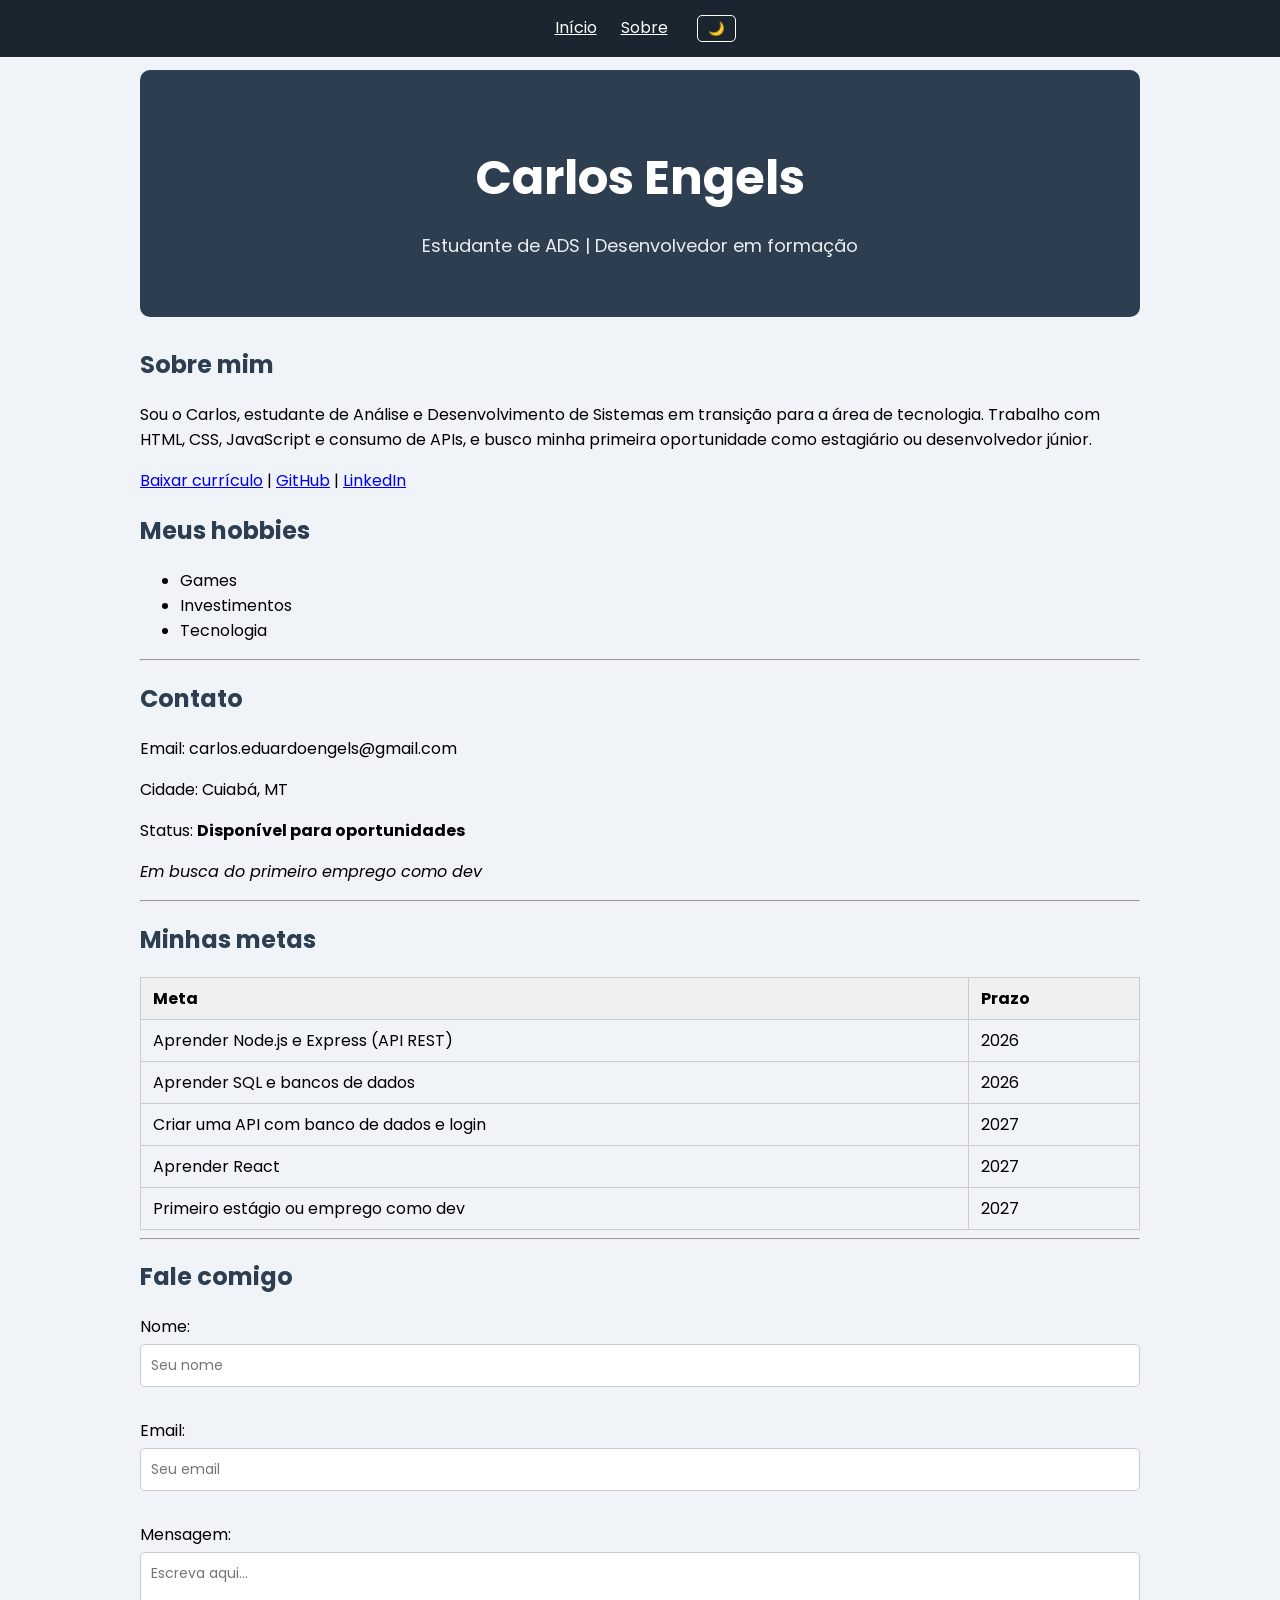
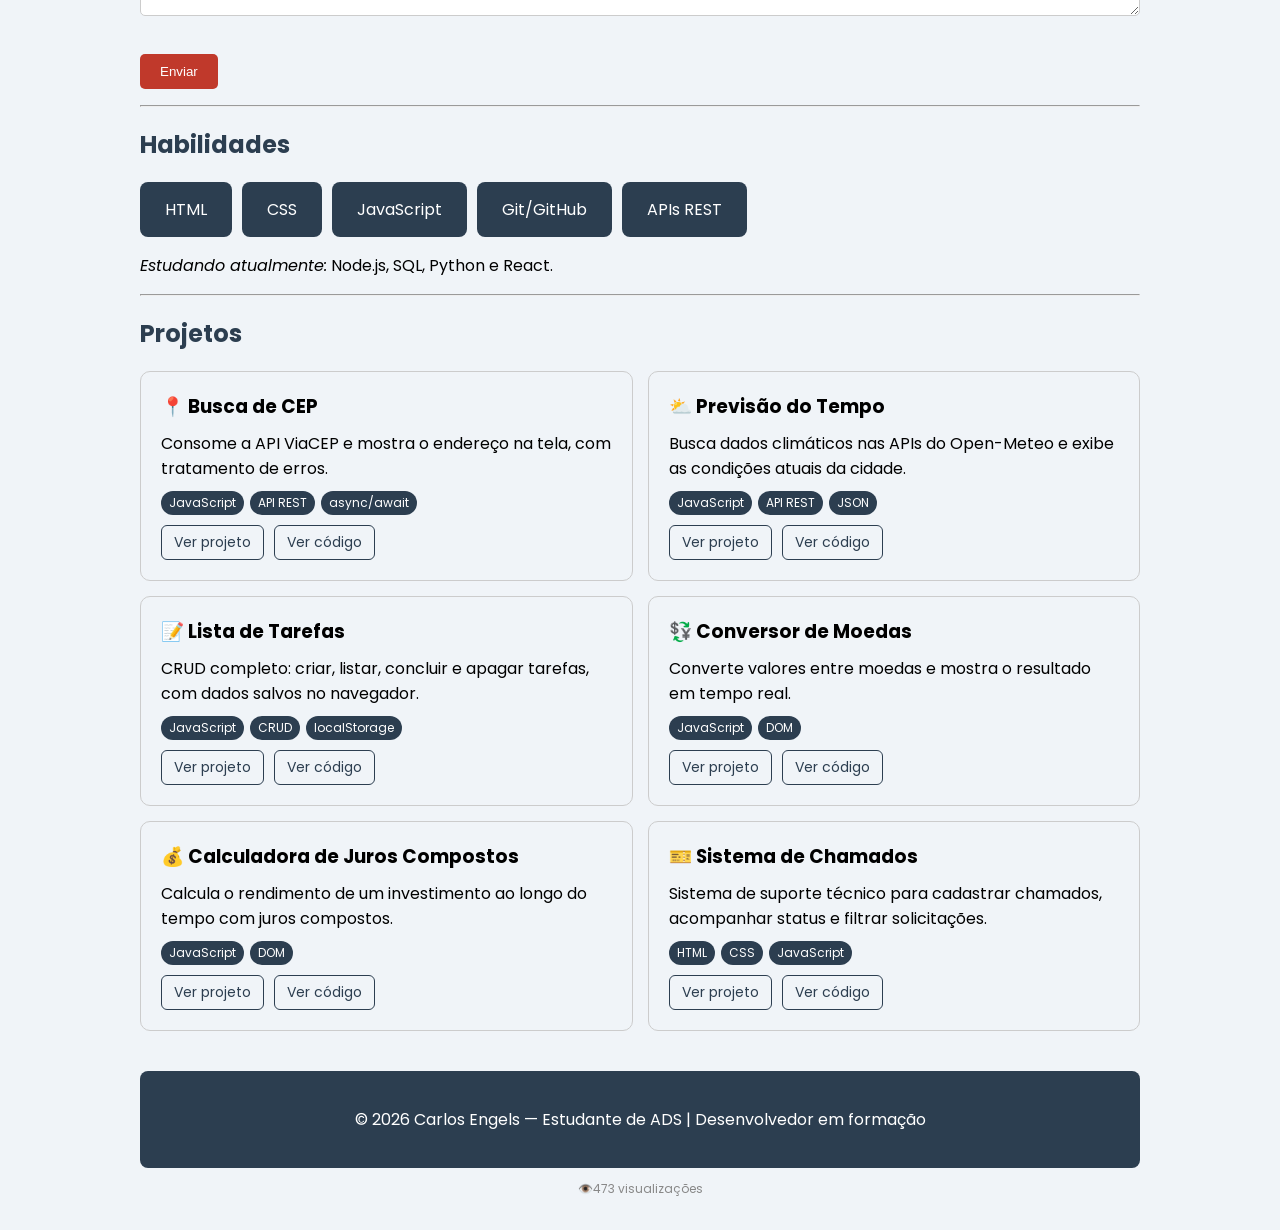
<file: index.html>
<!DOCTYPE html>
<html lang="pt-BR">
<head>
    <link href="https://fonts.googleapis.com/css2?family=Poppins:wght@400;700&display=swap" rel="stylesheet">
    <meta charset="UTF-8">
    <meta name="viewport" content="width=device-width, initial-scale=1.0">
    <title>Carlos Engels | Estudante de ADS</title>
    <link rel="icon" href="https://fav.farm/" />
    <link rel="stylesheet" href="style.css">
</head>
<body>
    <nav style="background-color: #1a252f; padding: 15px; text-align: center;">
        <a href="index.html" style="color: white; margin: 0 10px;">Início</a>
        <a href="sobre.html" style="color: white; margin: 0 10px;">Sobre</a>
        <button onclick="alternarTema()" id="botaoTema" style="background: none; border: 1px solid white; color: white; padding: 5px 10px; border-radius: 5px; cursor: pointer; margin-left: 15px;">🌙</button>
    </nav>

    <div class="header" style="background-color: #2c3e50; color: white; text-align: center; padding: 40px; border-radius: 10px;">
        <h1 style="color: white; cursor: pointer;" onclick="mudarCor()">Carlos Engels</h1>
        <p>Estudante de ADS | Desenvolvedor em formação</p>
    </div>

    <section id="sobre">
        <h2>Sobre mim</h2>
        <p>
            Sou o Carlos, estudante de Análise e Desenvolvimento de Sistemas
            em transição para a área de tecnologia. Trabalho com HTML, CSS, JavaScript
            e consumo de APIs, e busco minha primeira oportunidade como estagiário
            ou desenvolvedor júnior.
        </p>
        <p>
            <a href="curriculo.pdf" download>Baixar currículo</a> |
            <a href="https://github.com/carloseduardoengels-cyber" target="_blank" rel="noopener">GitHub</a> |
            <a href="https://linkedin.com/in/carlos-eduardo-389612240" target="_blank" rel="noopener">LinkedIn</a>
        </p>
    </section>

    <h2>Meus hobbies</h2>
    <ul>
        <li>Games</li>
        <li>Investimentos</li>
        <li>Tecnologia</li>
    </ul>
    <hr>

    <h2>Contato</h2>
    <p>Email: carlos.eduardoengels@gmail.com</p>
    <p>Cidade: Cuiabá, MT</p>
    <p>Status: <strong>Disponível para oportunidades</strong></p>
    <p><em>Em busca do primeiro emprego como dev</em></p>
    <hr>

    <h2>Minhas metas</h2>
    <table border="1">
        <tr>
            <th>Meta</th>
            <th>Prazo</th>
        </tr>
        <tr>
            <td>Aprender Node.js e Express (API REST)</td>
            <td>2026</td>
        </tr>
        <tr>
            <td>Aprender SQL e bancos de dados</td>
            <td>2026</td>
        </tr>
        <tr>
            <td>Criar uma API com banco de dados e login</td>
            <td>2027</td>
        </tr>
        <tr>
            <td>Aprender React</td>
            <td>2027</td>
        </tr>
        <tr>
            <td>Primeiro estágio ou emprego como dev</td>
            <td>2027</td>
        </tr>
    </table>
    <hr>

    <h2>Fale comigo</h2>
    <form action="https://formspree.io/f/mnjyyraa" method="POST">
        <p>Nome: <input type="text" name="nome" placeholder="Seu nome" required></p>
        <p>Email: <input type="email" name="email" placeholder="Seu email" required></p>
        <p>Mensagem: <textarea name="mensagem" placeholder="Escreva aqui..." required></textarea></p>
        <p><button>Enviar</button></p>
    </form>
    <hr>

    <h2>Habilidades</h2>
    <div class="cards">
        <div class="card">HTML</div>
        <div class="card">CSS</div>
        <div class="card">JavaScript</div>
        <div class="card">Git/GitHub</div>
        <div class="card">APIs REST</div>
    </div>
    <p><em>Estudando atualmente:</em> Node.js, SQL, Python e React.</p>
    <hr>

    <h2>Projetos</h2>
    <div class="grid">
        <div class="card-projeto">
            <h3>📍 Busca de CEP</h3>
            <p>Consome a API ViaCEP e mostra o endereço na tela, com tratamento de erros.</p>
            <div class="tags">
                <span>JavaScript</span><span>API REST</span><span>async/await</span>
            </div>
            <div class="botoes">
                <a href="projeto-cep.html">Ver projeto</a>
                <a href="https://github.com/carloseduardoengels-cyber/Semana-01/blob/master/cep.js" target="_blank" rel="noopener">Ver código</a>
            </div>
        </div>

        <div class="card-projeto">
            <h3>⛅ Previsão do Tempo</h3>
            <p>Busca dados climáticos nas APIs do Open-Meteo e exibe as condições atuais da cidade.</p>
            <div class="tags">
                <span>JavaScript</span><span>API REST</span><span>JSON</span>
            </div>
            <div class="botoes">
                <a href="projeto-tempo.html">Ver projeto</a>
                <a href="https://github.com/carloseduardoengels-cyber/Semana-01/blob/master/tempo.js" target="_blank" rel="noopener">Ver código</a>
            </div>
        </div>

        <div class="card-projeto">
            <h3>📝 Lista de Tarefas</h3>
            <p>CRUD completo: criar, listar, concluir e apagar tarefas, com dados salvos no navegador.</p>
            <div class="tags">
                <span>JavaScript</span><span>CRUD</span><span>localStorage</span>
            </div>
            <div class="botoes">
                <a href="projeto-tarefas.html">Ver projeto</a>
                <a href="https://github.com/carloseduardoengels-cyber/Semana-01/blob/master/tarefas.js" target="_blank" rel="noopener">Ver código</a>
            </div>
        </div>

        <div class="card-projeto">
            <h3>💱 Conversor de Moedas</h3>
            <p>Converte valores entre moedas e mostra o resultado em tempo real.</p>
            <div class="tags">
                <span>JavaScript</span><span>DOM</span>
            </div>

            <div class="botoes">
                <a href="projeto-conversor.html">Ver projeto</a>
                <a href="https://github.com/carloseduardoengels-cyber/Semana-01/blob/master/conversor.js" target="_blank" rel="noopener">Ver código</a>
            </div>
        </div>

        <div class="card-projeto">
            <h3>💰 Calculadora de Juros Compostos</h3>
            <p>Calcula o rendimento de um investimento ao longo do tempo com juros compostos.</p>
            <div class="tags">
                <span>JavaScript</span><span>DOM</span>
            </div>
            <div class="botoes">
                <a href="projeto-calculadora.html">Ver projeto</a>
                <a href="https://github.com/carloseduardoengels-cyber/Semana-01/blob/master/calculadora.js" target="_blank" rel="noopener">Ver código</a>
            </div>
        </div>
        <div class="card-projeto">
  <h3>🎫 Sistema de Chamados</h3>
  <p>Sistema de suporte técnico para cadastrar chamados, acompanhar status e filtrar solicitações.</p>
  <div class="tags">
    <span>HTML</span>
    <span>CSS</span>
    <span>JavaScript</span>
  </div>
<div class="botoes">
  <a href="sistema-chamados/index.html">Ver projeto</a>
  <a href="https://github.com/carloseduardoengels-cyber/Semana-01/tree/master/sistema-chamados"
     target="_blank"
     rel="noopener noreferrer">Ver código</a>
</div>

  </div>
</div>
    </div>

    <footer>
        <p>© 2026 Carlos Engels — Estudante de ADS | Desenvolvedor em formação</p>
    </footer>
    <p id="visitas" style="text-align: center; color: #888; font-size: 12px;"></p>
    <script src="index.js"></script>
</body>
</html>
</file>
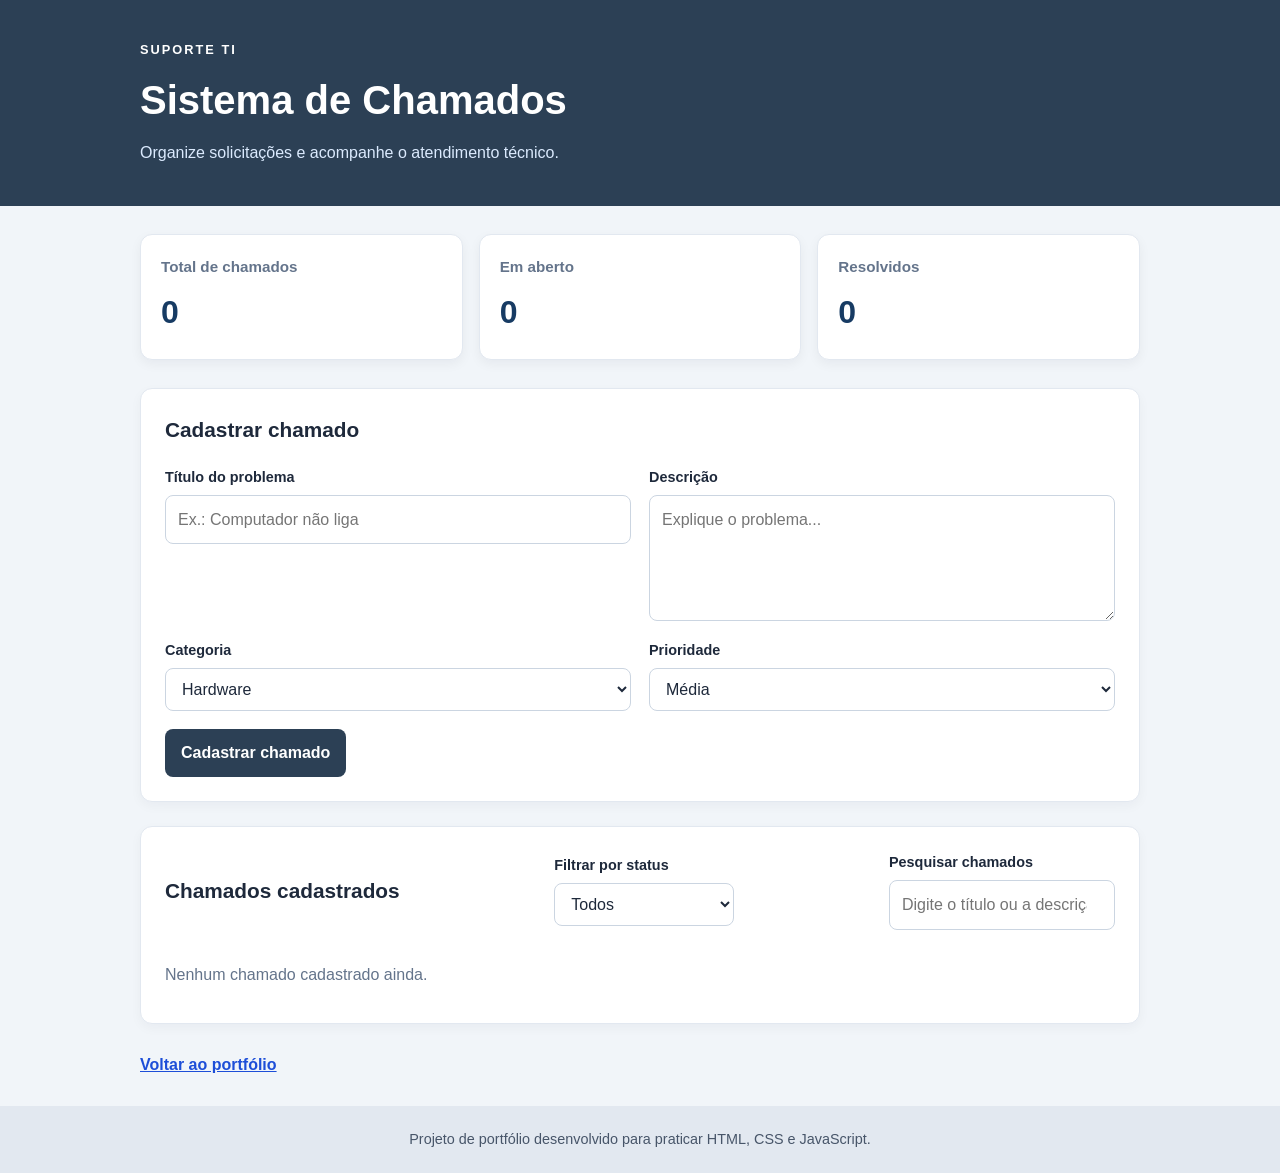
<file: sistema-chamados/index.html>
<!DOCTYPE html>
<html lang="pt-BR">
<head>
  <meta charset="UTF-8">
  <meta name="viewport" content="width=device-width, initial-scale=1.0">
  <meta name="description" content="Sistema de chamados de suporte técnico.">
  <title>Sistema de Chamados | Meu Portfólio</title>
  <link rel="stylesheet" href="style.css">
  <script src="script.js" defer></script>
</head>
<body>
  <header class="cabecalho">
    <div class="container">
      <p class="identidade">SUPORTE TI</p>
      <h1>Sistema de Chamados</h1>
      <p>Organize solicitações e acompanhe o atendimento técnico.</p>
    </div>
  </header>

  <main class="container">
    <section class="resumo" aria-label="Resumo dos chamados">
      <article class="cartao-resumo">
        <h2>Total de chamados</h2>
        <p id="totalChamados">0</p>
      </article>

      <article class="cartao-resumo">
        <h2>Em aberto</h2>
        <p id="chamadosAbertos">0</p>
      </article>

      <article class="cartao-resumo">
        <h2>Resolvidos</h2>
        <p id="chamadosResolvidos">0</p>
      </article>
    </section>

    <section class="painel" aria-labelledby="tituloFormulario">
      <h2 id="tituloFormulario">Cadastrar chamado</h2>

      <form id="formChamado">
        <div class="campo">
          <label for="titulo">Título do problema</label>
          <input
            type="text"
            id="titulo"
            name="titulo"
            placeholder="Ex.: Computador não liga"
            maxlength="100"
            required
          >
        </div>

        <div class="campo">
          <label for="descricao">Descrição</label>
          <textarea
            id="descricao"
            name="descricao"
            placeholder="Explique o problema..."
            rows="4"
            maxlength="1000"
            required
          ></textarea>
        </div>

        <div class="campo">
          <label for="categoria">Categoria</label>
          <select id="categoria" name="categoria" required>
            <option value="Hardware">Hardware</option>
            <option value="Software">Software</option>
            <option value="Rede">Rede / Internet</option>
            <option value="Acesso">Acesso / Senha</option>
            <option value="Outro">Outro</option>
          </select>
        </div>

        <div class="campo">
          <label for="prioridade">Prioridade</label>
          <select id="prioridade" name="prioridade" required>
            <option value="Baixa">Baixa</option>
            <option value="Média" selected>Média</option>
            <option value="Alta">Alta</option>
          </select>
        </div>

        <button type="submit">Cadastrar chamado</button>
      </form>
    </section>

    <section class="painel" aria-labelledby="tituloLista">
      <div class="topo-lista">
        <h2 id="tituloLista">Chamados cadastrados</h2>

        <div class="campo campo-filtro">
          <label for="filtroStatus">Filtrar por status</label>
          <select id="filtroStatus">
            <option value="Todos">Todos</option>
            <option value="Aberto">Em aberto</option>
            <option value="Resolvido">Resolvidos</option>
          </select>
        </div>

        <div class="campo campo-filtro">
  <label for="pesquisaChamados">Pesquisar chamados</label>
  <input
    type="search"
    id="pesquisaChamados"
    placeholder="Digite o título ou a descrição..."
  >
</div>
      </div>

      <p id="mensagemVazia">Nenhum chamado cadastrado ainda.</p>
      <div id="listaChamados" class="lista-chamados"></div>
    </section>

    <p class="voltar">
      <a href="../index.html">Voltar ao portfólio</a>
    </p>
  </main>

  <footer class="rodape">
    <p>Projeto de portfólio desenvolvido para praticar HTML, CSS e JavaScript.</p>
  </footer>
</body>
</html>
</file>
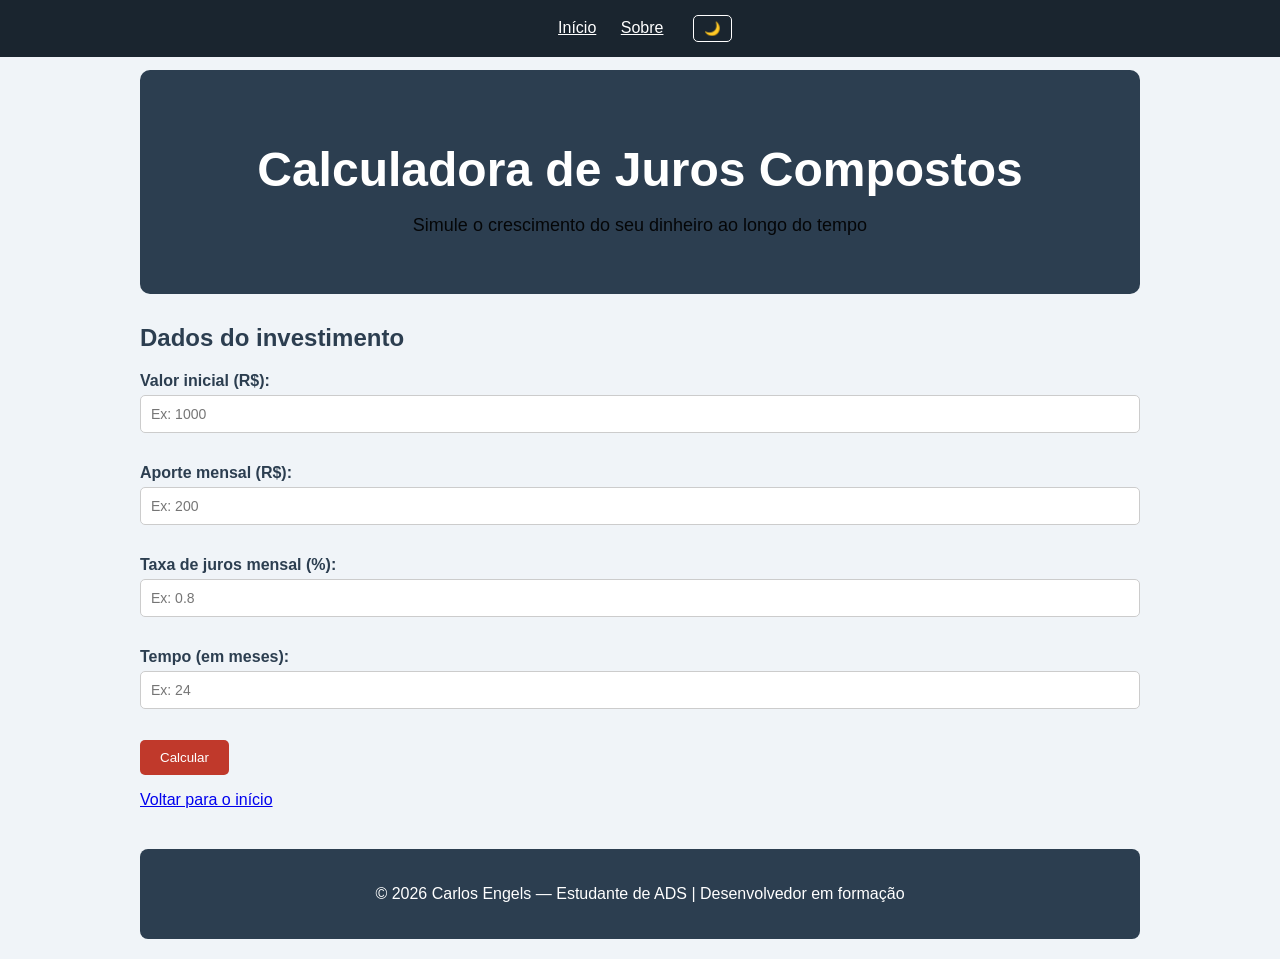
<file: calculadora.html>
<!DOCTYPE html>
<html lang="pt-BR">
<head>
    <meta charset="UTF-8">
    <meta name="viewport" content="width=device-width, initial-scale=1.0">
    <title>Calculadora de Juros Compostos | Carlos Engels</title>
    <link rel="stylesheet" href="style.css">
</head>
<body>
    <nav style="background-color: #1a252f; padding: 15px; text-align: center;">
        <a href="index.html" style="color: white; margin: 0 10px;">Início</a>
        <a href="sobre.html" style="color: white; margin: 0 10px;">Sobre</a>
        <button onclick="alternarTema()" id="botaoTema" style="background: none; border: 1px solid white; padding: 5px 10px; border-radius: 5px; cursor: pointer; margin-left: 15px;">🌙</button>
    </nav>

    <div class="header">
        <h1>Calculadora de Juros Compostos</h1>
        <p>Simule o crescimento do seu dinheiro ao longo do tempo</p>
    </div>

    <h2>Dados do investimento</h2>
    <form>
        <p><label for="valorInicial">Valor inicial (R$):</label> <input type="number" id="valorInicial" placeholder="Ex: 1000" min="0" step="0.01" required></p>
        <p><label for="aporteMensal">Aporte mensal (R$):</label> <input type="number" id="aporteMensal" placeholder="Ex: 200" min="0" step="0.01" required></p>
        <p><label for="taxaJuros">Taxa de juros mensal (%):</label> <input type="number" id="taxaJuros" placeholder="Ex: 0.8" min="0" step="0.01" required></p>
        <p><label for="tempoMeses">Tempo (em meses):</label> <input type="number" id="tempoMeses" placeholder="Ex: 24" min="1" step="1" required></p>
        <p><button type="button" onclick="calcular()">Calcular</button></p>
    </form>

    <div id="resultado" style="display: none; margin-top: 20px; background-color: #2c3e50; color: white; padding: 15px 25px; border-radius: 8px;">
        <p id="textoResultado"></p>
    </div>

    <a href="index.html">Voltar para o início</a>

    <footer>
        <p>© 2026 Carlos Engels — Estudante de ADS | Desenvolvedor em formação</p>
    </footer>
<script src="index.js"></script>
    <script src="calculadora.js"></script>
</body>
</html>
</file>
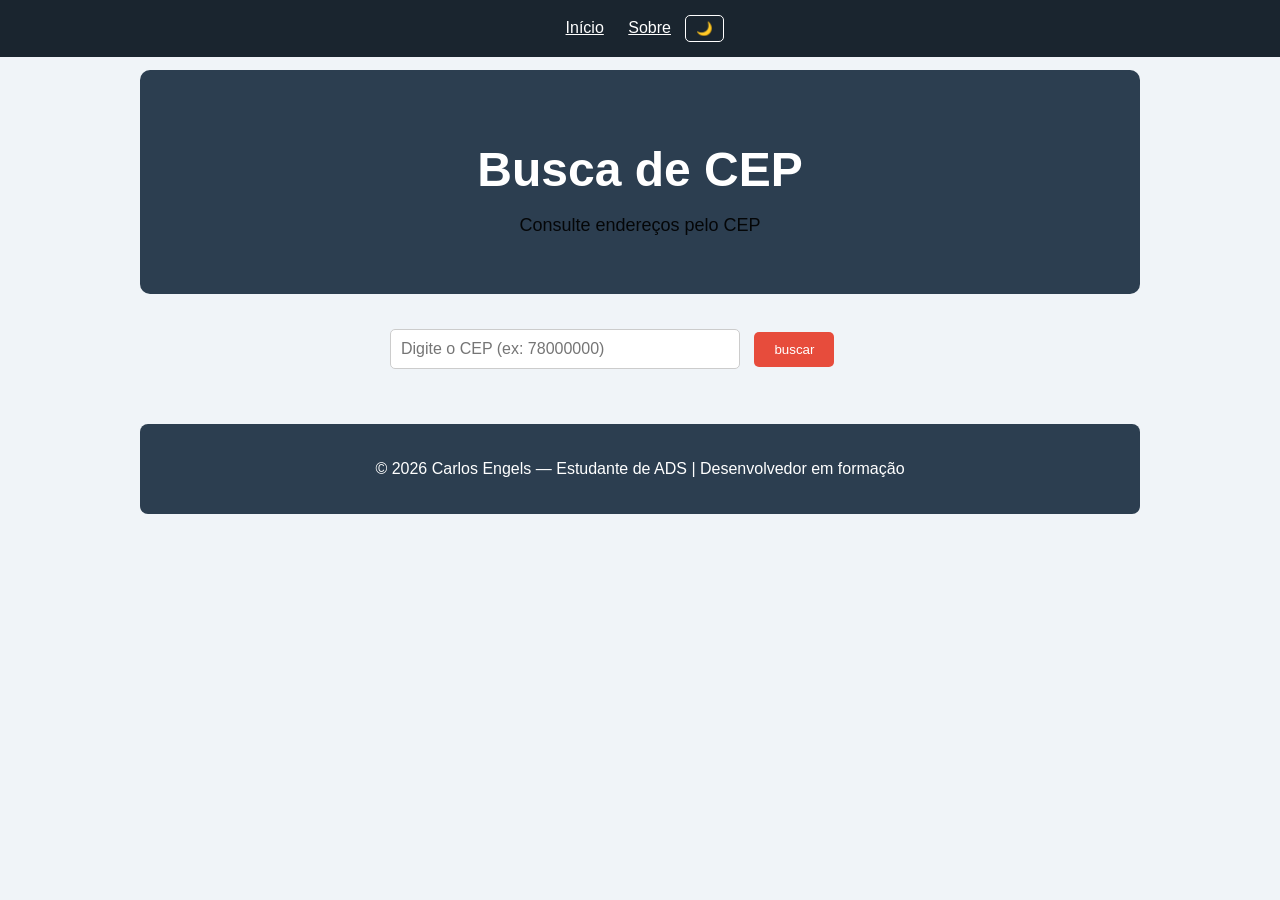
<file: cep.html>
<!DOCTYPE html>
<html lang="pt-BR">
    <head>
        <meta charset="UTF-8">
        <meta name="viewport" content="width=device-width, initial-scale=1.0">
        <title>Busca Cep | Carlos Engels</title>
        <link rel="stylesheet" href="style.css">
    </head>
    <body>
        <nav style="background-color: #1a252f; padding: 15px; text-align: center;">
        <a href="index.html" style="color: white; margin: 0 10px;">Início</a>
        <a href="sobre.html" style="color: white; margin: 0 10px;">Sobre</a>
        <button onclick="alternarTema()" id="botaoTema" style="background: none; border: 1px solid white; color: white; padding: 5px 10px; cursor: pointer;">🌙</button>
        </nav>

        <div class="header">
        <h1>Busca de CEP</h1>
        <p>Consulte endereços pelo CEP</p>
        </div>
        <div style="max-width: 500px; margin: 30px auto; padding: 0 20px;">
        <input type="text" id="inputCep" placeholder="Digite o CEP (ex: 78000000)"
            style="padding: 10px; width: 70%; font-size: 16px;">
        <button onclick="buscarCep()"
            style="padding: 10px 20px; margin-left: 10px; background: #e74c3c; color: white; border: none; cursor: pointer;">
            buscar
        </button>

        <div id="resultado" style="margin-top: 30px;"></div>
    </div>

    <footer>
        <p>© 2026 Carlos Engels — Estudante de ADS | Desenvolvedor em formação</p>
    </footer>

    <script src="index.js"></script>
    <script src="cep.js"></script>
    </body>
</html>
</file>
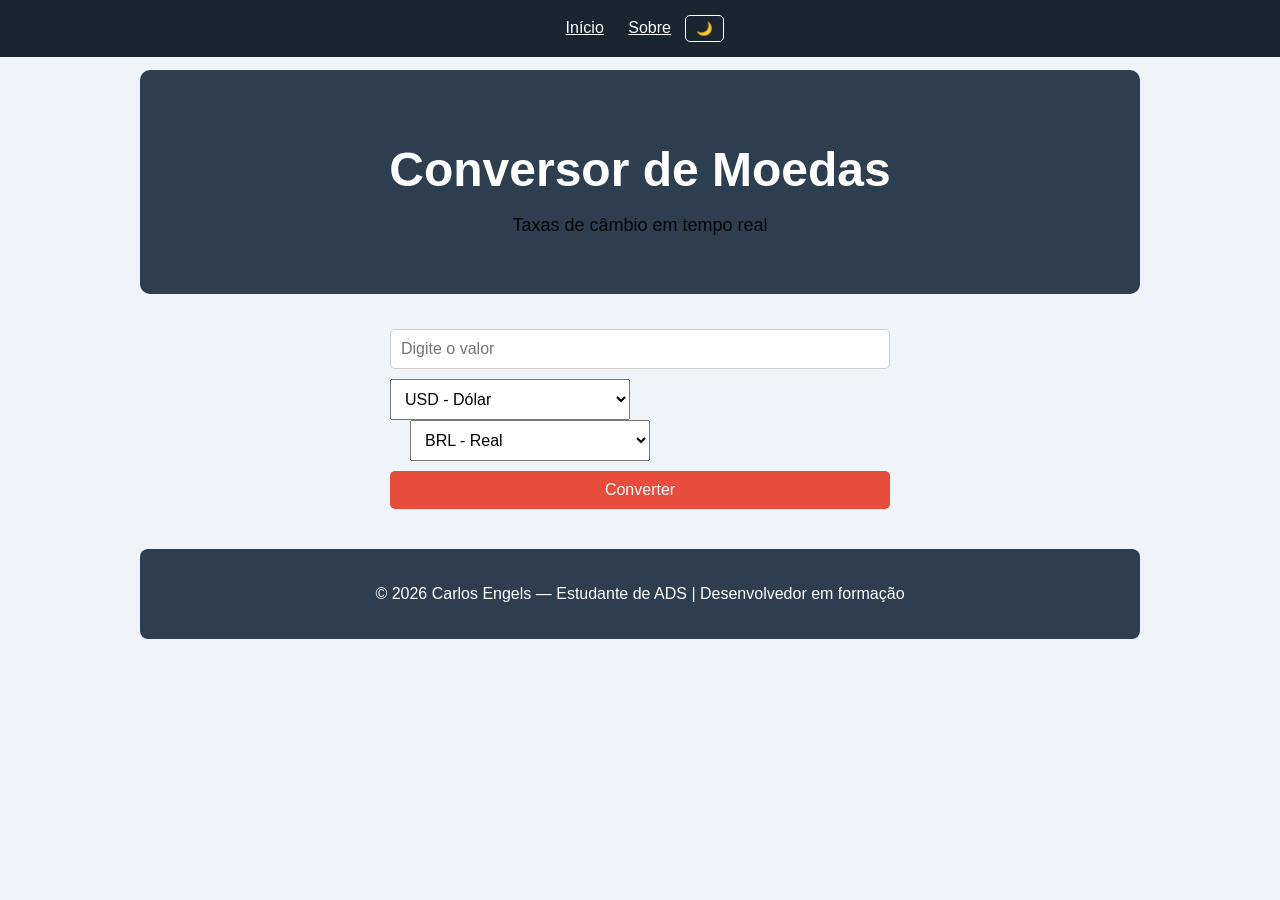
<file: conversor.html>
<!DOCTYPE html>
<html lang="pt-br">
<head>
    <meta charset="UTF-8">
    <meta name="viewport" content="width=device-width, initial-scale=1.0">
    <title>Conversor de Moedas | Carlos Engels</title>
    <link rel="stylesheet" href="style.css">
</head>
<body>
    <nav style="background-color: #1a252f; padding: 15px; text-align: center;">
        <a href="index.html" style="color: white; margin: 0 10px;">Início</a>
        <a href="sobre.html" style="color: white; margin: 0 10px;">Sobre</a>
        <button onclick="alternarTema()" id="botaoTema" style="background: none; border: 1px solid white; color: white; padding: 5px 10px; cursor: pointer;">🌙</button>
    </nav>

    <div class="header">
        <h1>Conversor de Moedas</h1>
        <p>Taxas de câmbio em tempo real</p>
    </div>

    <div style="max-width: 500px; margin: 30px auto; padding: 0 20px;">
        <input type="number" id="valor" placeholder="Digite o valor"
            style="padding: 10px; width: 100%; font-size: 16px; margin-bottom: 10px;">

        <select id="moedaOrigem" style="padding: 10px; width: 48%; font-size: 16px;">
            <option value="USD">USD - Dólar</option>
            <option value="BRL">BRL - Real</option>
            <option value="EUR">EUR - Euro</option>
            <option value="GBP">GBP - Libra</option>
        </select>

        <select id="moedaDestino" style="padding: 10px; width: 48%; margin-left: 4%; font-size: 16px;">
            <option value="BRL">BRL - Real</option>
            <option value="USD">USD - Dólar</option>
            <option value="EUR">EUR - Euro</option>
            <option value="GBP">GBP - Libra</option>
        </select>

        <button onclick="converter()"
            style="padding: 10px 20px; margin-top: 10px; background: #e74c3c; color: white; border: none; cursor: pointer; width: 100%; font-size: 16px;">
            Converter
        </button>

        <div id="resultado" style="margin-top: 30px;"></div>
    </div>

    <footer>
        <p>© 2026 Carlos Engels — Estudante de ADS | Desenvolvedor em formação</p>
    </footer>

    <script src="index.js"></script>
    <script src="conversor.js"></script>
</body>
</html>
</file>
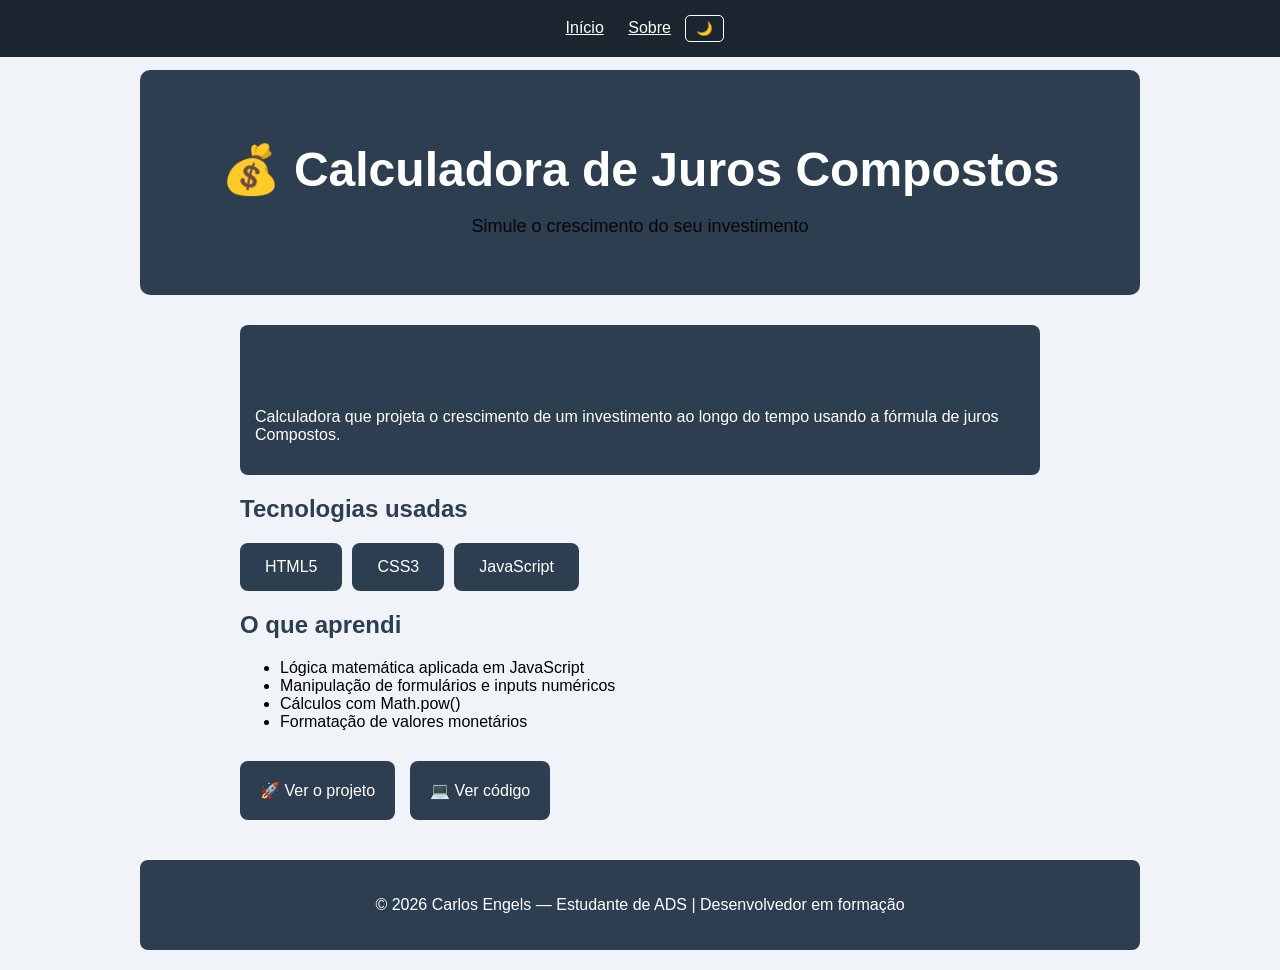
<file: projeto-calculadora.html>
<!DOCTYPE html>
<html lang="pt-br">
<head>
    <meta charset="UTF-8">
    <meta name="viewport" content="width=device-width, initial-scale=1.0">
    <title>Calculadora de Juros Compostos | Carlos Engels</title>
    <link rel="stylesheet" href="style.css">
</head>
<body>
    <nav style="background-color: #1a252f; padding: 15px; text-align: center;">
        <a href="index.html" style="color: white; margin: 0 10px;">Início</a>
        <a href="sobre.html" style="color: white; margin: 0 10px;">Sobre</a>
        <button onclick="alternarTema()" id="botaoTema" style="background: none; border: 1px solid white; color: white; padding: 5px 10px; cursor: pointer;">🌙</button>
    </nav>

    <div class="header">
    <h1>💰 Calculadora de Juros Compostos</h1>
    <p>Simule o crescimento do seu investimento</p>
    </div>

    <div style="max-width: 800px; margin: 30px auto; padding: 0 20px;">
        
        <div class="destaque">
            <h2>Sobre o projeto</h2>
            <p>Calculadora que projeta o crescimento de um investimento ao longo do tempo usando a fórmula de juros Compostos.</p>
    </div>

    <h2>Tecnologias usadas</h2>
    <div class="cards">
        <div class="card">HTML5</div>
        <div class="card">CSS3</div>
        <div class="card">JavaScript</div>
    </div>

    <h2>O que aprendi</h2>
    <ul>
        <li>Lógica matemática aplicada em JavaScript</li>
        <li>Manipulação de formulários e inputs numéricos</li>
        <li>Cálculos com Math.pow()</li>
        <li>Formatação de valores monetários</li>
    </ul>

    <div style="margin-top: 30px; display: flex; gap: 15px;">
        <a href="calculadora.html" class="projeto" style="text-decoration: none;">🚀 Ver o projeto</a>
        <a href="https://github.com/carloseduardoengels-cyber/Semana-01" target="_blank" class="projeto" style="text-decoration: none;">💻 Ver código</a>
    </div>

    </div>

    <footer>
        <p>© 2026 Carlos Engels — Estudante de ADS | Desenvolvedor em formação</p>
    </footer>

    <script src="index.js"></script>
    </body>
    </html>
</file>
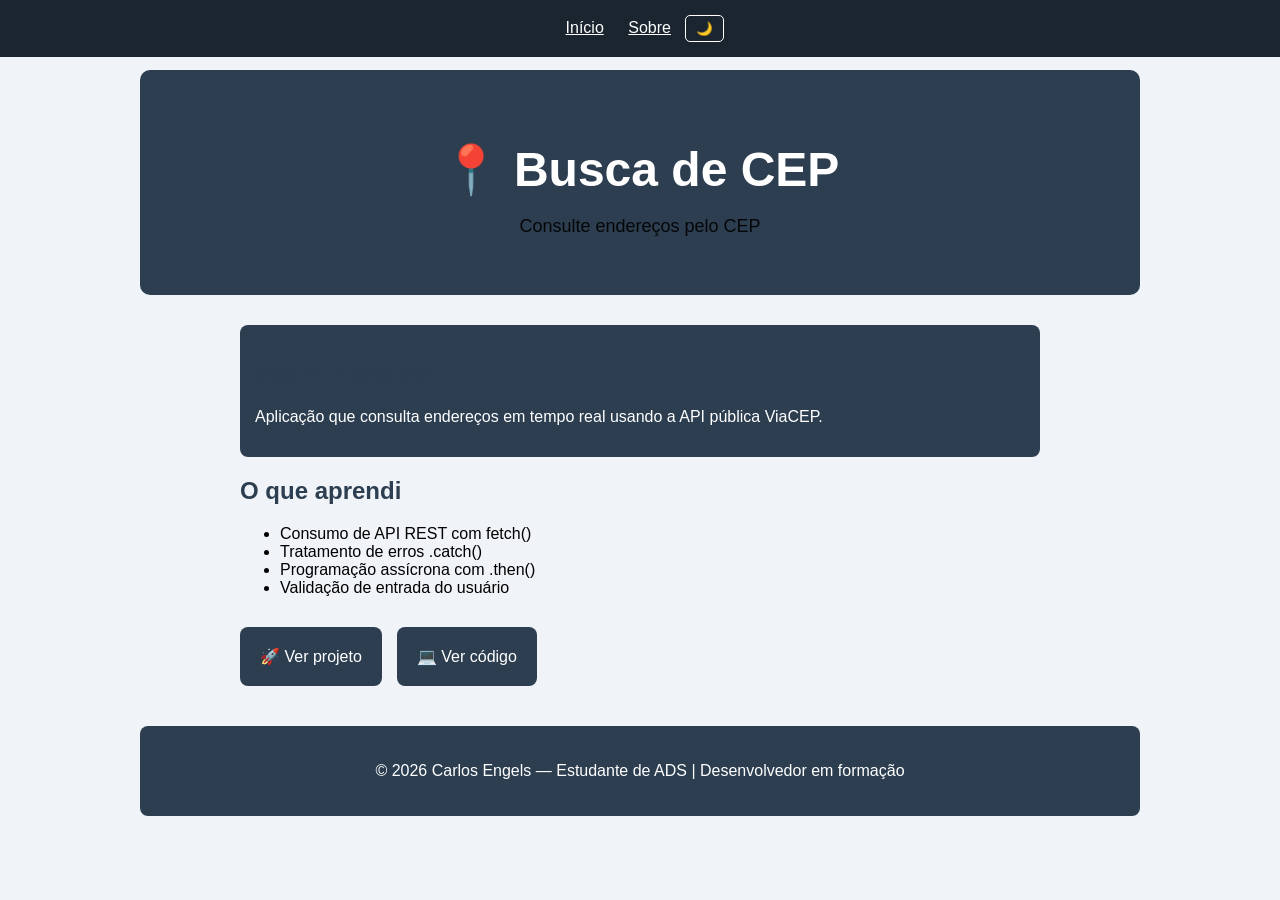
<file: projeto-cep.html>
<!DOCTYPE html>
<html lang="pt-br">
    <head>
        <meta charset="UTF-8">
        <meta name="viewport" content="width=device-width, initial-scale=1.0">
        <title>Busca de CEP | Carlos Engels</title>
        <link rel="stylesheet" href="style.css">
    </head>
    <body>
        <nav style="background-color: #1a252f; padding: 15px; text-align: center;">
        <a href="index.html" style="color: white; margin: 0 10px;">Início</a>
        <a href="sobre.html" style="color: white; margin: 0 10px;">Sobre</a>
        <button onclick="alternarTema()" id="botaoTema" style="background: none; border: 1px solid white; padding: 5px 10px; cursor: pointer;">🌙</button>
        </nav>

        <div class="header">
            <h1>📍 Busca de CEP</h1>
            <p>Consulte endereços pelo CEP</p>
        </div>

        <div style="max-width: 800px; margin: 30px auto; padding: 0 20px;">

            <div class="destaque">
                <h2>Sobre o projeto</h2>
                <p>Aplicação que consulta endereços em tempo real usando a API pública ViaCEP.</p>
            </div>

            <h2>O que aprendi</h2>
            <ul>
                <li>Consumo de API REST com fetch()</li>
                <li>Tratamento de erros .catch()</li>
                <li>Programação assícrona com .then()</li>
                <li>Validação de entrada do usuário</li>
            </ul>

            <div style="margin-top: 30px; display: flex; gap: 15px;">
                <a href="cep.html" class="projeto" style="text-decoration: none;">🚀 Ver projeto</a>
                <a href="https://github.com/carloseduardoengels-cyber/Semana-01" target="_blank" class="projeto" style="text-decoration: none;">💻 Ver código</a>
            </div>

            </div>

            <footer>
                <p>© 2026 Carlos Engels — Estudante de ADS | Desenvolvedor em formação</p>
            </footer>

            <script src="index.js"></script>
        </body>
        </html>
</file>
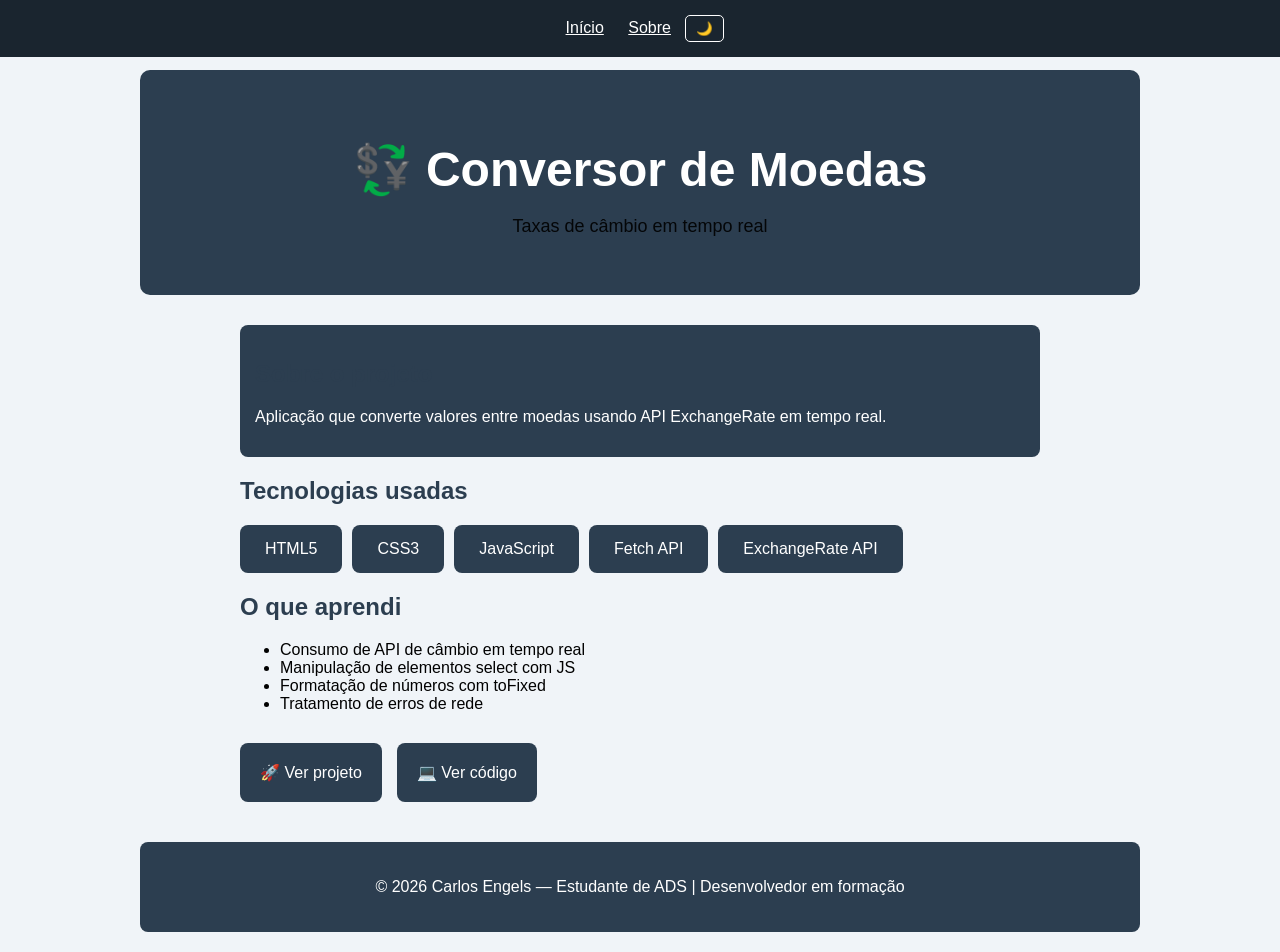
<file: projeto-conversor.html>
<!DOCTYPE html>
<html lang="pt-br">
    <head>
        <meta charset="UTF-8">
        <meta name="viewport" content="width=device-width, initial-scale=1.0">
        <title>Conversor de Moedas | Carlos Engels</title>
        <link rel="stylesheet" href="style.css">
        </head>
        <body>
            <nav style="background-color: #1a252f; padding: 15PX; text-align: center;">
            <a href="index.html" style="color: white; margin: 0 10px;">Início</a>
            <a href="sobre.html" style="color: white; margin: 0 10px;">Sobre</a>
            <button onclick="alternarTema()" id="botaoTema" style="background: none; border: 1px solid white; color: white; padding: 5px 10px; cursor: pointer;">🌙</button>
            </nav>

            <div class="header">
                <h1>💱 Conversor de Moedas</h1>
                <p>Taxas de câmbio em tempo real</p>
            </div>

            <div style="max-width: 800px; margin: 30px auto; padding: 0 20px;">

                <div class="destaque">
                    <h2>Sobre o projeto</h2>
                    <p>Aplicação que converte valores entre moedas usando API ExchangeRate em tempo real.</p>
                </div>

                <h2>Tecnologias usadas</h2>
                <div class="cards">
                    <div class="card">HTML5</div>
                    <div class="card">CSS3</div>
                    <div class="card">JavaScript</div>
                    <div class="card">Fetch API</div>
                    <div class="card">ExchangeRate API</div>
                </div>

                <h2>O que aprendi</h2>
                <ul>
                    <li>Consumo de API de câmbio em tempo real</li>
                    <li>Manipulação de elementos select com JS</li>
                    <li>Formatação de números com toFixed</li>
                    <li>Tratamento de erros de rede</li>
                </ul>

                <div style="margin-top: 30px; display: flex; gap: 15px;">
                    <a href="conversor.html" class="projeto" style="text-decoration: none;">🚀 Ver projeto</a>
                    <a href="https://github.com/carloseduardoengels-cyber/Semana-01" target="_blank" class="projeto" style="text-decoration: none;">💻 Ver código</a>
                </div>

                </div>

                <footer>
                    <p>© 2026 Carlos Engels — Estudante de ADS | Desenvolvedor em formação</p>
                </footer>

                <script src="index.js"></script>
            </body>
            </html>
</file>
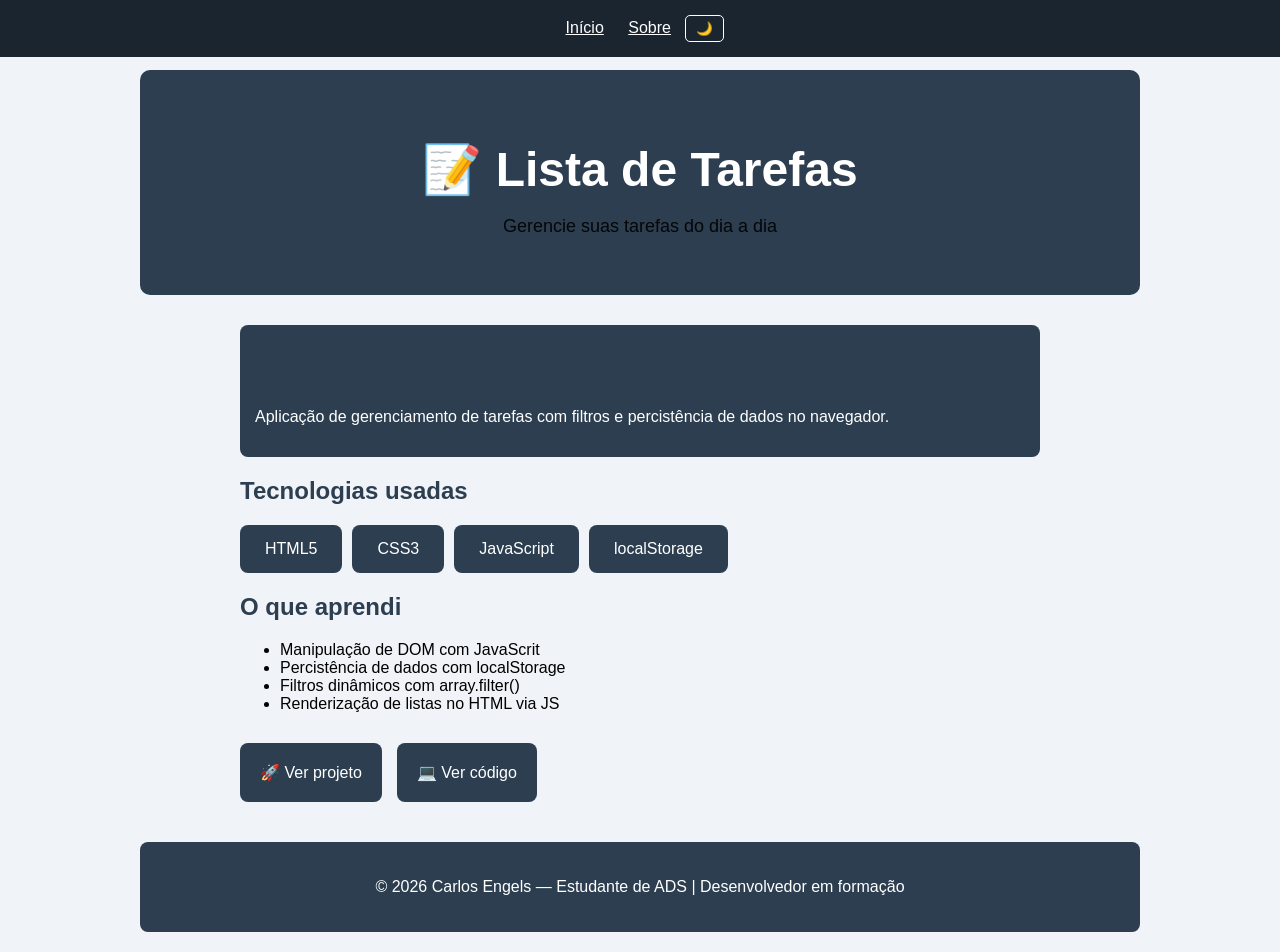
<file: projeto-tarefas.html>
<!DOCTYPE html>
<html lang="pt-br">
<head>
    <meta charset="UTF-8">
    <meta name="viewport" content="width=device-width, initial-scale1.0">
    <title>Lista de Tarefas | Carlos Engels</title>
    <link rel="stylesheet" href="style.css">
</head>
<body>
    <nav style="background-color: #1a252f; padding: 15px; text-align: center;">
        <a href="index.html" style="color: white; margin: 0 10px;">Início</a>
        <a href="sobre.html" style="color: white; margin: 0 10px;">Sobre</a>
        <button onclick="alternarTema()" id="botaoTema" style="background: none; border: 1px solid white; color: white; padding: 5px 10px; cursor: pointer;">🌙</button>
    </nav>

    <div class="header">
        <h1>📝 Lista de Tarefas</h1>
        <p>Gerencie suas tarefas do dia a dia</p>
    </div>

    <div style="max-width: 800px; margin: 30px auto; padding: 0 20px;">

        <div class="destaque">
            <h2>Sobre o projeto</h2>
            <p>Aplicação de gerenciamento de tarefas com filtros e percistência de dados no navegador.</p>
        </div>

        <h2>Tecnologias usadas</h2>
        <div class="cards">
            <div class="card">HTML5</div>
            <div class="card">CSS3</div>
            <div class="card">JavaScript</div>
            <div class="card">localStorage</div>
        </div>

        <h2>O que aprendi</h2>
        <ul>
            <li>Manipulação de DOM com JavaScrit</li>
            <li>Percistência de dados com localStorage</li>
            <li>Filtros dinâmicos com array.filter()</li>
            <li>Renderização de listas no HTML via JS</li>
        </ul>

        <div style="margin-top: 30px; display: flex; gap: 15px;">
            <a href="tarefas.html" class="projeto" style="text-decoration: none;">🚀 Ver projeto</a>
            <a href="https://github.com/carloseduardoengels-cyber/Semana-01" target="_blank" class="projeto" style="text-decoration: none;">💻 Ver código</a>
        </div>

        </div>

        <footer>
            <p>© 2026 Carlos Engels — Estudante de ADS | Desenvolvedor em formação</p>
        </footer>

        <script src="index.js"></script>
        </body>
        </html>
</file>
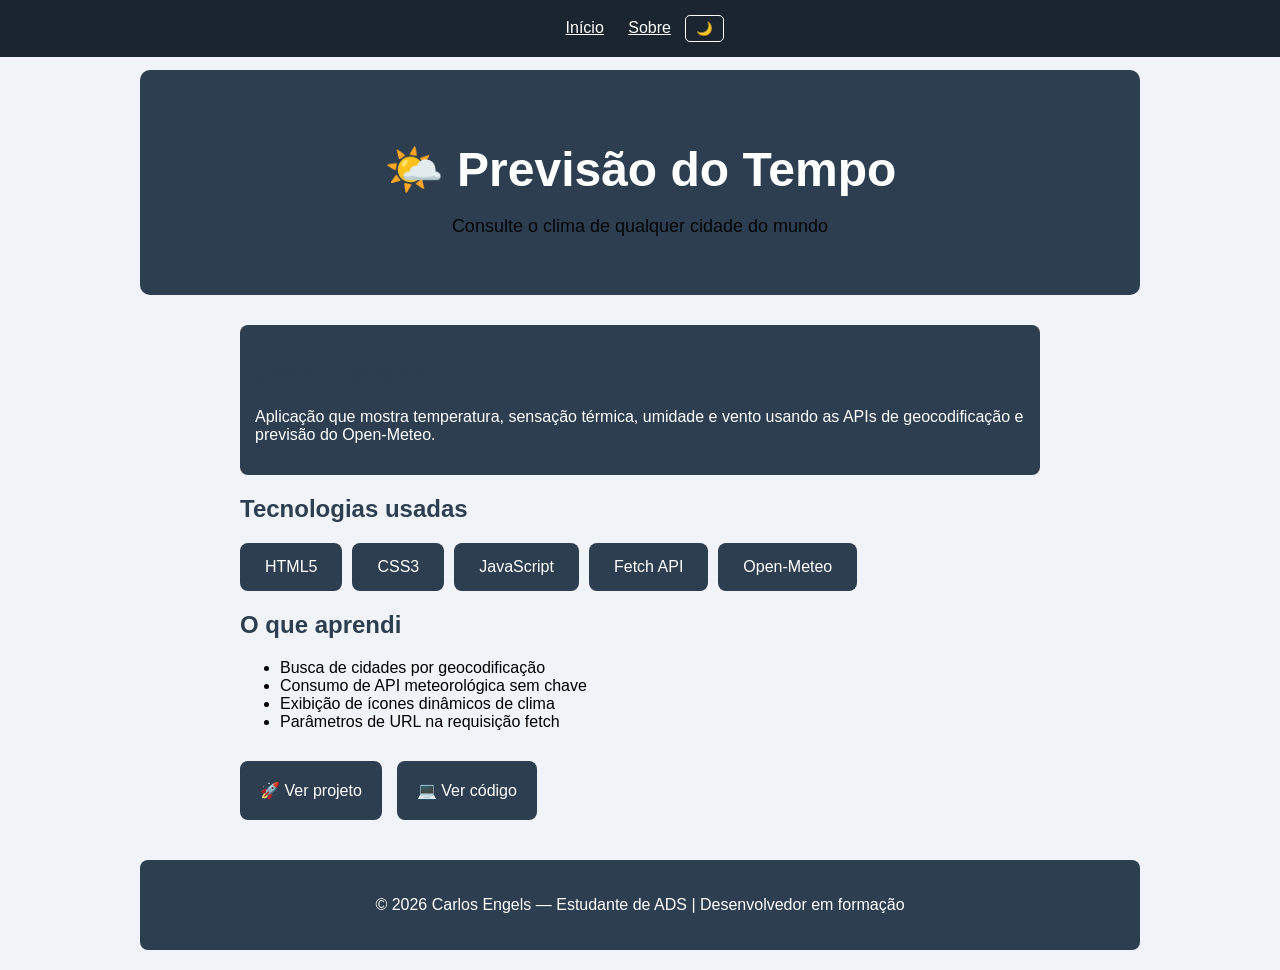
<file: projeto-tempo.html>
<!DOCTYPE html>
<html lang="pt-br">
<head>
    <meta charset="UTF-8">
    <meta name="viewport" content="width=device-width, initial-scale=1.0">
    <title>Previsão do Tempo | Carlos Engels</title>
    <link rel="stylesheet" href="style.css">
</head>
<body>
    <nav style="background-color: #1a252f; padding: 15px; text-align: center;">
        <a href="index.html" style="color: white; margin: 0 10px;">Início</a>
        <a href="sobre.html" style="color: white; margin: 0 10px;">Sobre</a>
        <button onclick="alternarTema()" id="botaoTema" style="background: none; border: 1px solid white; color: white; padding: 5px 10px; cursor: pointer;">🌙</button>
    </nav>

    <div class="header">
        <h1>🌤️ Previsão do Tempo</h1>
        <p>Consulte o clima de qualquer cidade do mundo</p>
    </div>

    <div style="max-width: 800px; margin: 30px auto; padding: 0 20px;">

        <div class="destaque">
            <h2>Sobre o projeto</h2>
            <p>Aplicação que mostra temperatura, sensação térmica, umidade e vento usando as APIs de geocodificação e previsão do Open-Meteo.</p>
        </div>

        <h2>Tecnologias usadas</h2>
        <div class="cards">
            <div class="card">HTML5</div>
            <div class="card">CSS3</div>
            <div class="card">JavaScript</div>
            <div class="card">Fetch API</div>
            <div class="card">Open-Meteo</div>
        </div>

        <h2>O que aprendi</h2>
        <ul>
            <li>Busca de cidades por geocodificação</li>
            <li>Consumo de API meteorológica sem chave</li>
            <li>Exibição de ícones dinâmicos de clima</li>
            <li>Parâmetros de URL na requisição fetch</li>
        </ul>

        <div style="margin-top: 30px; display: flex; gap: 15px;">
            <a href="tempo.html" class="projeto" style="text-decoration: none;">🚀 Ver projeto</a>
            <a href="https://github.com/carloseduardoengels-cyber/Semana-01" target="_blank" class="projeto" style="text-decoration: none;">💻 Ver código</a>
        </div>

    </div>

    <footer>
        <p>© 2026 Carlos Engels — Estudante de ADS | Desenvolvedor em formação</p>
    </footer>

    <script src="index.js"></script>
</body>
</html>
</file>
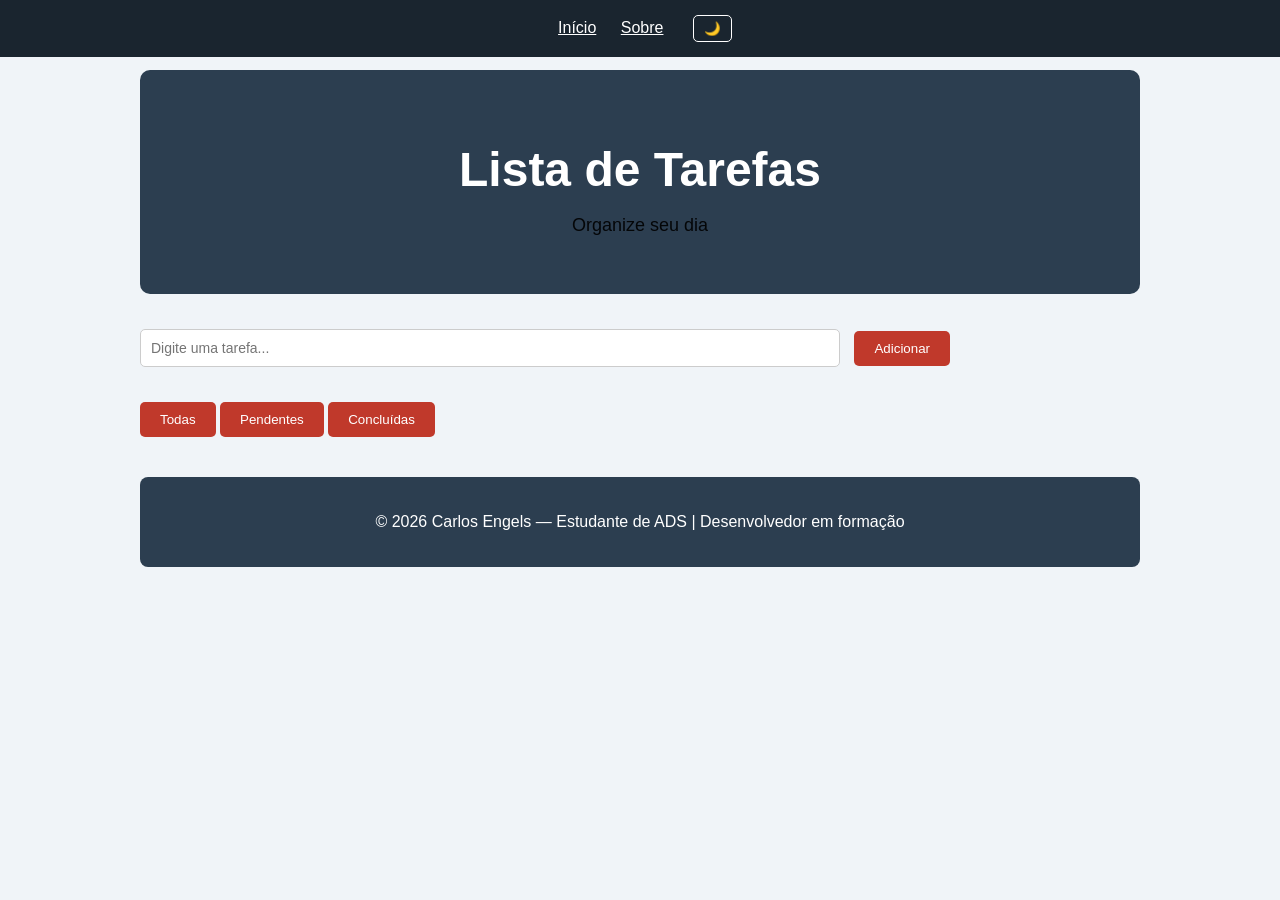
<file: tarefas.html>
<!DOCTYPE html>
<html lang="pt-br">
<head>
    <meta charset="UTF-8">
    <meta name="viewport" content="width=device-width, initial-scale=1.0">
    <title>Lista de Tarefas | Carlos Engels</title>
    <link rel="stylesheet" href="style.css">
</head>
<body>
    <nav style="background-color: #1a252f; padding: 15px; text-align: center;">
    <a href="index.html" style="color: white; margin: 0 10px;">Início</a>
    <a href="sobre.html" style="color: white; margin: 0 10px;">Sobre</a>
    <button onclick="alternarTema()" id="botaoTema" style="background: none; border: 1px solid white; padding: 5px 10px; border-radius: 5px; cursor: pointer; margin-left: 15px;">🌙</button>
</nav>

<div class="header">
    <h1>Lista de Tarefas</h1>
    <p>Organize seu dia</p>
</div>

<div style="margin: 20px 0;">
    <input type="text" id="inputTarefa" placeholder="Digite uma tarefa..." style="padding: 10px; width: 70%; border: 1px solid #ccc; border-radius: 5px;">
    <button onclick="adicionarTarefa()" style="padding: 10px 20px; margin-left: 10px;">Adicionar</button>
</div>

<div style="margin: 15px 0;">
    <button onclick="filtrar('todas')">Todas</button>
    <button onclick="filtrar('pendentes')">Pendentes</button>
    <button onclick="filtrar('concluidas')">Concluídas</button>
</div>

<ul id="listaTarefas" style="list-style: none; padding: 0;"></ul>

<footer>
    <p>© 2026 Carlos Engels — Estudante de ADS | Desenvolvedor em formação</p>
</footer>

<script src="index.js"></script>
<script src="tarefas.js"></script>
</body>
</html>
</file>
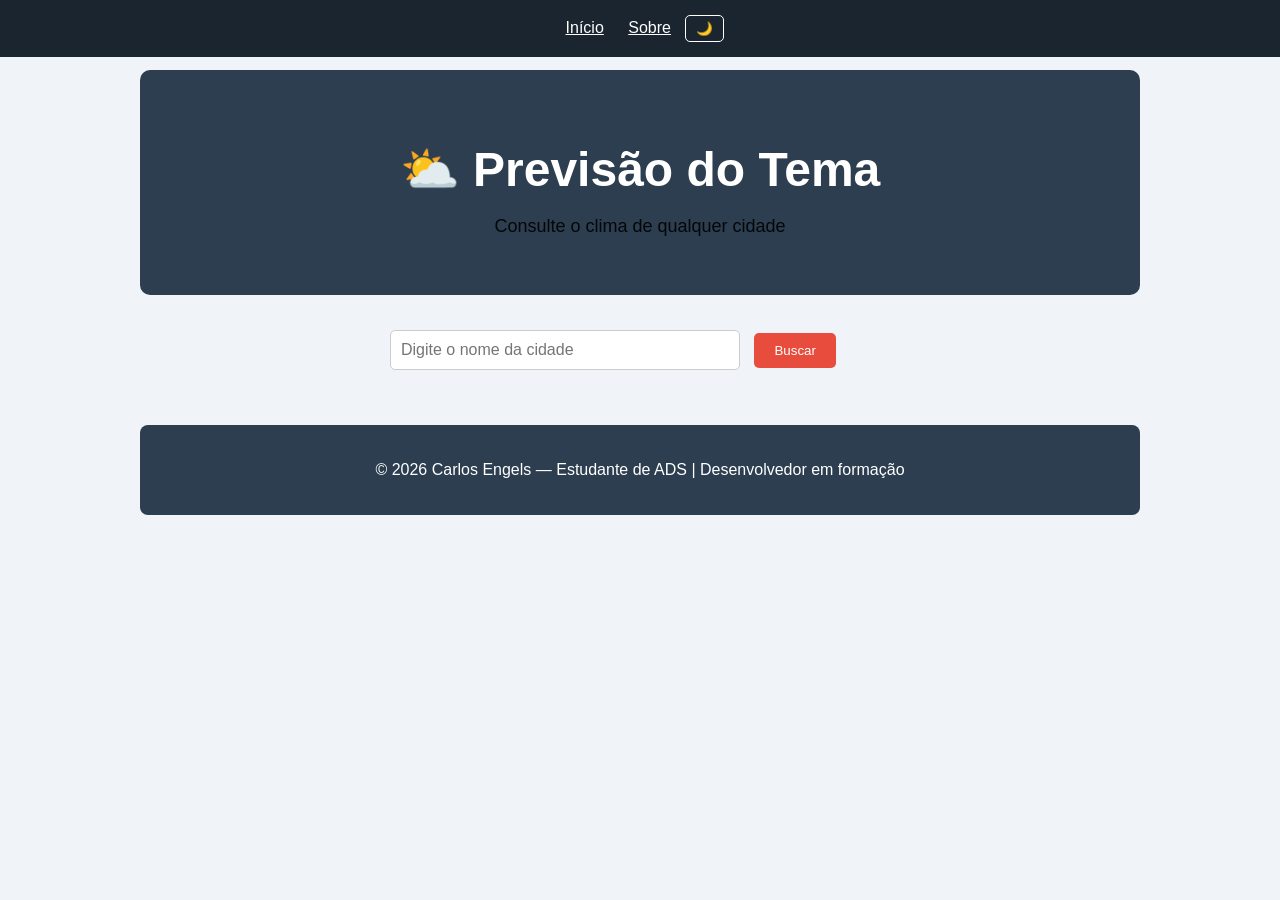
<file: tempo.html>
<!DOCTYPE html>
<html lang="pt-br">
<head>
    <meta charset="UTF-8">
    <meta name="viewport" content="width=device-width, initial-scale=1.0">
    <title>Previsão do Tempo | Carlos Engels</title>
    <link rel="stylesheet" href="style.css">
</head>
<body>
    <nav style="background-color: #1a252f; padding: 15px; text-align: center;">
        <a href="index.html" style="color: white; margin: 0 10px;">Início</a>
        <a href="sobre.html" style="color: white; margin: 0 10px;">Sobre</a>
        <button onclick="alternarTema()" id="botaoTema" style="background: none; border: 1px solid white; color: white;padding: 5px 10px; cursor: pointer;">🌙</button>
    </nav>

    <div class="header">
        <h1>⛅ Previsão do Tema</h1>
        <p>Consulte o clima de qualquer cidade</p>
    </div>

    <div style="max-width: 500px; margin: 30px auto; padding: 0 20px;">
        <input type="text" id="inputCidade" placeholder="Digite o nome da cidade"
        style="padding: 10px; width: 70%; font-size: 16px;">
        <button onclick="buscarTempo()"
        style="padding: 10px 20px; margin-left: 10px; background: #e74c3c; color: white; border: none; cursor: pointer;">
        Buscar
    </button>

    <div id="resultado" style="margin-top: 30px;"></div>
</div>

<footer>
    <p>© 2026 Carlos Engels — Estudante de ADS | Desenvolvedor em formação</p>
</footer>

    <script src="index.js"></script>
    <script src="tempo.js"></script>
</body>
</html>
</file>
<file: style.css>
:root {
    --cor-primaria: #2c3e50;
    --cor-destaque: #c0392b;        /* AJUSTE: vermelho mais escuro (contraste 5,4:1 com texto branco) */
    --cor-destaque-hover: #a93226;  /* AJUSTE: hover dos botoes */
    --cor-fundo: #f0f4f8;
}
body {
    font-family: 'Poppins', sans-serif;
    max-width: 1000px;
    margin: 0 auto;
    padding: 20px;
    padding-top: 70px;
    background-color: var(--cor-fundo);
}
h1 {
    color: #2c3e50;
}
h2 {
    color: #2c3e50;                 /* AJUSTE: era vermelho; vermelho fica so para botoes e hover */
}
button {
    background-color: var(--cor-destaque);
    color: white;
    padding: 10px 20px;
    border: none;
    border-radius: 5px;
    cursor: pointer;
    transition: all 0.3s ease;
}
button:hover {
    background-color: var(--cor-destaque-hover);
    transform: scale(1.05);
}
a:hover {
    color: var(--cor-destaque);
}
table {
    width: 100%;
    border-collapse: collapse;
    color: inherit;
}
th, td {
    border: 1px solid #ccc;
    padding: 8px 12px;
    text-align: left;
    color: inherit;
}
th {
    background-color: #f0f0f0;
}
.destaque {
    background-color: #2c3e50;
    color: white;
    padding: 15px;
    border-radius: 8px;
}
.cards {
    display: flex;
    gap: 10px;
    animation: fadeIn 1s ease;
}
.card {
    background-color: #2c3e50;
    color: white;
    padding: 15px 25px;
    border-radius: 8px;
}
.card:hover {
    background-color: var(--cor-destaque);
    color: white;
    transform: translateY(-5px);
    transition: all 0.3s ease;
    cursor: pointer;
}
.header {
    text-align: center;
    padding: 40px;
    background-color: #2c3e50;
    border-radius: 10px;
    margin-bottom: 30px;
    animation: fadeIn 0.8s ease;
}
.header h1 {
    color: white !important;
    font-size: 48px;
    margin-bottom: 10px;
}
.header p {
    font-size: 18px;
    opacity: 0.9;
}
nav {
    position: fixed;
    top: 0;
    left: 0;
    right: 0;
    z-index: 1000;
    padding: 15px;
    text-align: center;
    background-color: #1a252f;
}
nav a:hover {
    color: #e74c3c !important;      /* mantido: vermelho claro tem bom contraste sobre o nav escuro */
    transition: color 0.3s ease;
}
.grid {
    display: grid;
    grid-template-columns: 1fr 1fr;
    gap: 15px;
    margin-top: 15px;
    animation: fadeIn 1.2s ease;
}
.projeto {
    background-color: #2c3e50;
    color: white;
    padding: 20px;
    border-radius: 8px;
    text-align: center;
    /* Os links de ação não passam pelo observador dos cartões; mantenha-os visíveis. */
    opacity: 1;
    transform: translateY(0);
    transition: opacity 0.5s ease, transform 0.5s ease;
}
.projeto:hover {
    background-color: var(--cor-destaque);
    color: white;
    transform: scale(1.03);
    cursor: pointer;
}
.projeto.visivel {
    opacity: 1;
    transform: translateY(0);
}
@keyframes fadeIn {
    from {
        opacity: 0;
        transform: translateY(20px);
    }
    to {
        opacity: 1;
        transform: translateY(0);
    }
}
footer {
    background-color: var(--cor-primaria);
    color: white;
    text-align: center;
    padding: 20px;
    margin-top: 40px;
    border-radius: 8px;
}
input, textarea {
    width: 100%;
    padding: 10px;
    margin-top: 5px;
    margin-bottom: 15px;
    border: 1px solid #ccc;
    border-radius: 5px;
    font-size: 14px;
    font-family: 'Poppins', sans-serif;
    box-sizing: border-box;
}
label {
    font-weight: bold;
    color: #2c3e50;
}
.avatar {
    color: white !important;
}

/* Cards de projeto */
.card-projeto {
    border: 1px solid #ccc;
    border-radius: 10px;
    padding: 20px;
    display: flex;
    flex-direction: column;
    gap: 10px;
}
.card-projeto.observada {
    opacity: 0;
    transform: translateY(20px);
    transition: opacity 0.5s ease, transform 0.5s ease;
}
.card-projeto.observada.visivel {
    opacity: 1;
    transform: translateY(0);
}
.card-projeto h3 { margin: 0; }
.card-projeto p { margin: 0; }
.tags {
    display: flex;
    flex-wrap: wrap;
    gap: 6px;
}
.tags span {
    background: #2c3e50;
    color: white;
    font-size: 12px;
    padding: 3px 8px;
    border-radius: 12px;
}
.botoes {
    display: flex;
    gap: 10px;
    margin-top: auto;
}
.botoes a {
    border: 1px solid #2c3e50;
    border-radius: 6px;
    padding: 6px 12px;
    text-decoration: none;
    font-size: 14px;
    color: #2c3e50;
}
.botoes a:hover {
    background-color: #2c3e50;
    color: white;
}

/* Modo escuro */
body.dark-mode {
    background-color: #1a1a2e;
    color: #e0e0e0;
}
body.dark-mode .header,
body.dark-mode .card,
body.dark-mode .projeto,
body.dark-mode footer {
    background-color: #16213e;
}
/* AJUSTE: titulos legiveis no escuro (o azul #2c3e50 some no fundo escuro) */
body.dark-mode h1,
body.dark-mode h2 {
    color: #e0e0e0;
}
/* AJUSTE: links comuns legiveis no escuro (o azul padrao do navegador nao le bem) */
body.dark-mode a {
    color: #7fb3ff;
}
body.dark-mode a:hover {
    color: #e74c3c;
}
body.dark-mode table,
body.dark-mode td {
    color: #e0e0e0;
}
body.dark-mode th {
    background-color: #16213e;
    color: #e0e0e0;
}
body.dark-mode input,
body.dark-mode textarea {
    background-color: #16213e;
    color: #e0e0e0;
    border: 1px solid #444;
}
body.dark-mode label {
    color: #e0e0e0;
}
body.dark-mode .card-projeto {
    background-color: #16213e;
    border-color: #444;
}
body.dark-mode .tags span {
    background-color: #0f3460;
}
body.dark-mode .botoes a {
    color: #e0e0e0;
    border-color: #e0e0e0;
}
body.dark-mode .botoes a:hover {
    background-color: var(--cor-destaque);
    border-color: var(--cor-destaque);
    color: white;
}

/* Celular (fica por ultimo para vencer as regras acima) */
@media (max-width: 600px) {
    .cards {
        flex-direction: column;
    }
    .header {
        padding: 20px;
    }
    .grid {
        grid-template-columns: 1fr;
    }
}
</file>
<file: sistema-chamados/style.css>
/* 1. Configurações gerais */
* {
  box-sizing: border-box;
  margin: 0;
  padding: 0;
}

:root {
  font-family: Arial, Helvetica, sans-serif;
  color: #1e293b;
  background: #f1f5f9;
}

body {
  min-height: 100vh;
  line-height: 1.6;
}

.container {
  width: min(100% - 32px, 1000px);
  margin: 0 auto;
}

/* 2. Cabeçalho */
.cabecalho {
  background: #2c4055;
  color: #fff;
  padding: 40px 0;
}

.identidade {
  color: #ffffff;
  font-size: 0.8rem;
  font-weight: bold;
  letter-spacing: 2px;
  margin-bottom: 8px;
}

.cabecalho h1 {
  font-size: clamp(1.8rem, 5vw, 2.5rem);
  margin-bottom: 8px;
}

.cabecalho p:last-child {
  color: #dbeafe;
}

/* 3. Resumo dos chamados */
.resumo {
  display: grid;
  grid-template-columns: repeat(3, minmax(0, 1fr));
  gap: 16px;
  margin: 28px 0;
}

.cartao-resumo {
  background: #ffffff;
  border: 1px solid #e2e8f0;
  border-radius: 12px;
  padding: 20px;
  box-shadow: 0 4px 12px rgb(15 23 42 / 5%);
}

.cartao-resumo h2 {
  color: #64748b;
  font-size: 0.95rem;
  font-weight: 600;
}

.cartao-resumo p {
  color: #173b63;
  font-size: 2rem;
  font-weight: bold;
  margin-top: 8px;
}

/* 4. Painéis e formulário */
.painel {
  background: #ffffff;
  border: 1px solid #e2e8f0;
  border-radius: 12px;
  padding: 24px;
  margin-bottom: 24px;
  box-shadow: 0 4px 12px rgb(15 23 42 / 4%);
}

.painel h2 {
  font-size: 1.3rem;
  margin-bottom: 20px;
}

#formChamado {
  display: grid;
  grid-template-columns: repeat(2, minmax(0, 1fr));
  gap: 18px;
}

.campo {
  display: flex;
  flex-direction: column;
  gap: 6px;
}

.campo label {
  font-size: 0.9rem;
  font-weight: bold;
}

.campo input,
.campo textarea,
.campo select {
  width: 100%;
  border: 1px solid #cbd5e1;
  border-radius: 8px;
  padding: 11px 12px;
  font: inherit;
  color: #1e293b;
  background: #ffffff;
}

.campo input:focus,
.campo textarea:focus,
.campo select:focus {
  outline: 2px solid #60a5fa;
  outline-offset: 2px;
}

.campo textarea {
  resize: vertical;
}

#formChamado button {
  justify-self: start;
  grid-column: 1 / -1;
}

button {
  border: none;
  border-radius: 8px;
  background: #2c4055;
  color: #fff;
  padding: 11px 16px;
  font: inherit;
  font-weight: bold;
  cursor: pointer;
  transition: background 0.2s;
}

button:hover {
  background: #e74c3c;
}

button:focus-visible,
a:focus-visible {
  outline: 3px solid #e74c3c;
  outline-offset: 3px;
}

button:disabled {
  background: #94a3b8;
  cursor: not-allowed;
}

/* 5. Lista e filtros */
.topo-lista {
  display: flex;
  align-items: center;
  justify-content: space-between;
  gap: 16px;
  margin-bottom: 20px;
}

.topo-lista h2 {
  margin-bottom: 0;
}

.campo-filtro {
  min-width: 180px;
}

#mensagemVazia {
  color: #64748b;
  padding: 12px 0;
}

.lista-chamados {
  display: grid;
  gap: 14px;
}

.chamado {
  border: 1px solid #e2e8f0;
  border-left: 5px solid #2563eb;
  border-radius: 8px;
  padding: 18px;
  overflow-wrap: anywhere;
}

.chamado.resolvido {
  border-left-color: #16a34a;
}

.chamado.prioridade-alta {
  border-left-color: #dc2626;
  background: #fef2f2;
}

.chamado h3 {
  margin-bottom: 8px;
}

.descricao-chamado {
  color: #475569;
  margin: 8px 0;
  white-space: pre-wrap;
}

.detalhes-chamado {
  color: #64748b;
  font-size: 0.9rem;
  margin: 8px 0 14px;
}

.acoes-chamado {
  display: flex;
  flex-wrap: wrap;
  gap: 8px;
}

.botao-excluir {
  background: #b91c1c;
}

.botao-excluir:hover {
  background: #991b1b;
}

/* 6. Link de retorno e rodapé */
.voltar {
  margin: 28px 0;
}

.voltar a {
  color: #1d4ed8;
  font-weight: bold;
}

.rodape {
  background: #e2e8f0;
  color: #475569;
  text-align: center;
  padding: 22px 16px;
  font-size: 0.9rem;
}

/* 7. Ajustes para telas pequenas */
@media (max-width: 650px) {
  .resumo {
    grid-template-columns: 1fr;
  }

  #formChamado {
    grid-template-columns: 1fr;
  }

  #formChamado button {
    grid-column: auto;
    width: 100%;
  }

  .painel {
    padding: 18px;
  }

  .topo-lista {
    align-items: stretch;
    flex-direction: column;
  }

  .campo-filtro {
    min-width: 0;
  }
}


/* Formulário de edição de chamados */
.formulario-edicao {
  display: flex;
  flex-direction: column;
  gap: 12px;
  margin-top: 16px;
  padding: 16px;
  border: 1px solid #d1d5db;
  border-radius: 8px;
  background-color: #f8fafc;
}

.formulario-edicao input,
.formulario-edicao textarea,
.formulario-edicao select {
  width: 100%;
  box-sizing: border-box;
  padding: 10px;
  border: 1px solid #cbd5e1;
  border-radius: 6px;
  font: inherit;
}

.formulario-edicao textarea {
  min-height: 100px;
  resize: vertical;
}

.formulario-edicao button {
  padding: 10px 14px;
  border: none;
  border-radius: 6px;
  cursor: pointer;
  font: inherit;
}

.formulario-edicao button[type="submit"] {
  background-color: #2563eb;
  color: white;
}

.formulario-edicao button[type="button"] {
  background-color: #e5e7eb;
  color: #1f2937;
}

.formulario-edicao button:hover {
  opacity: 0.85;
}
</file>
